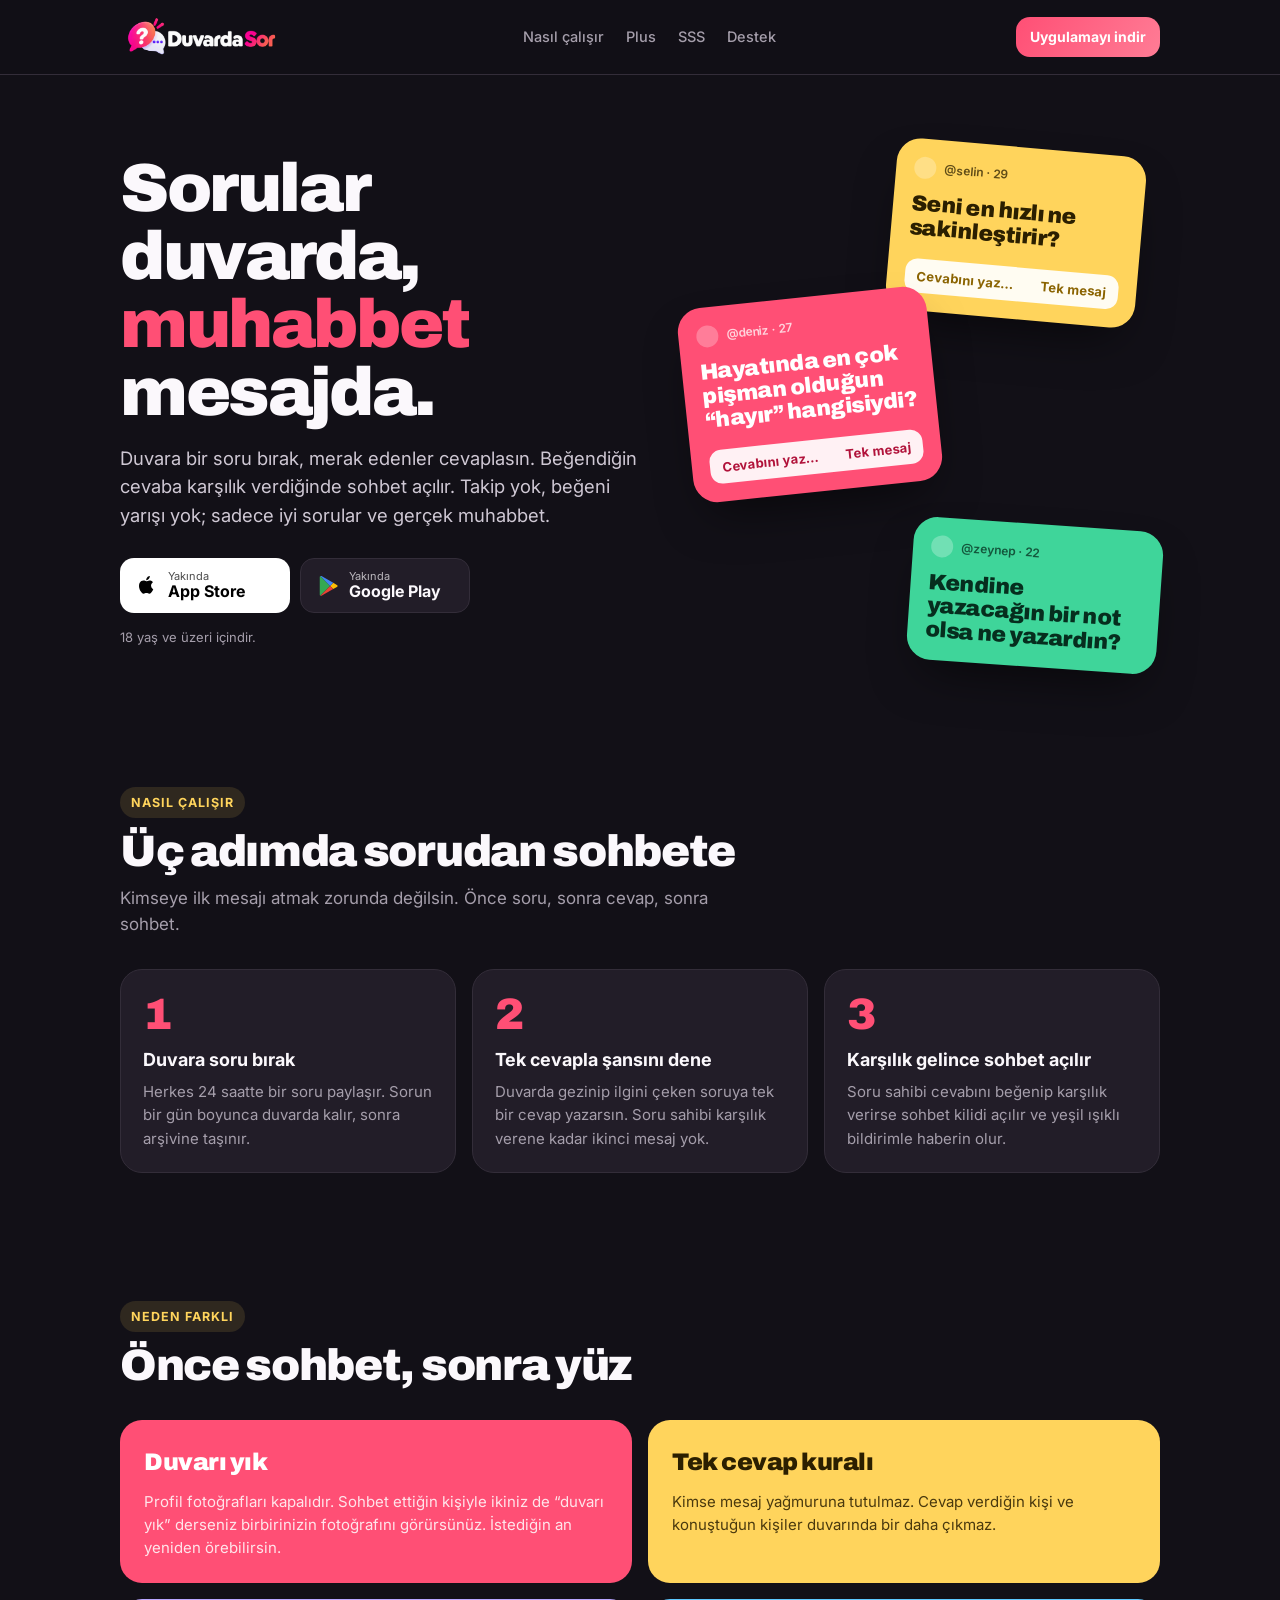
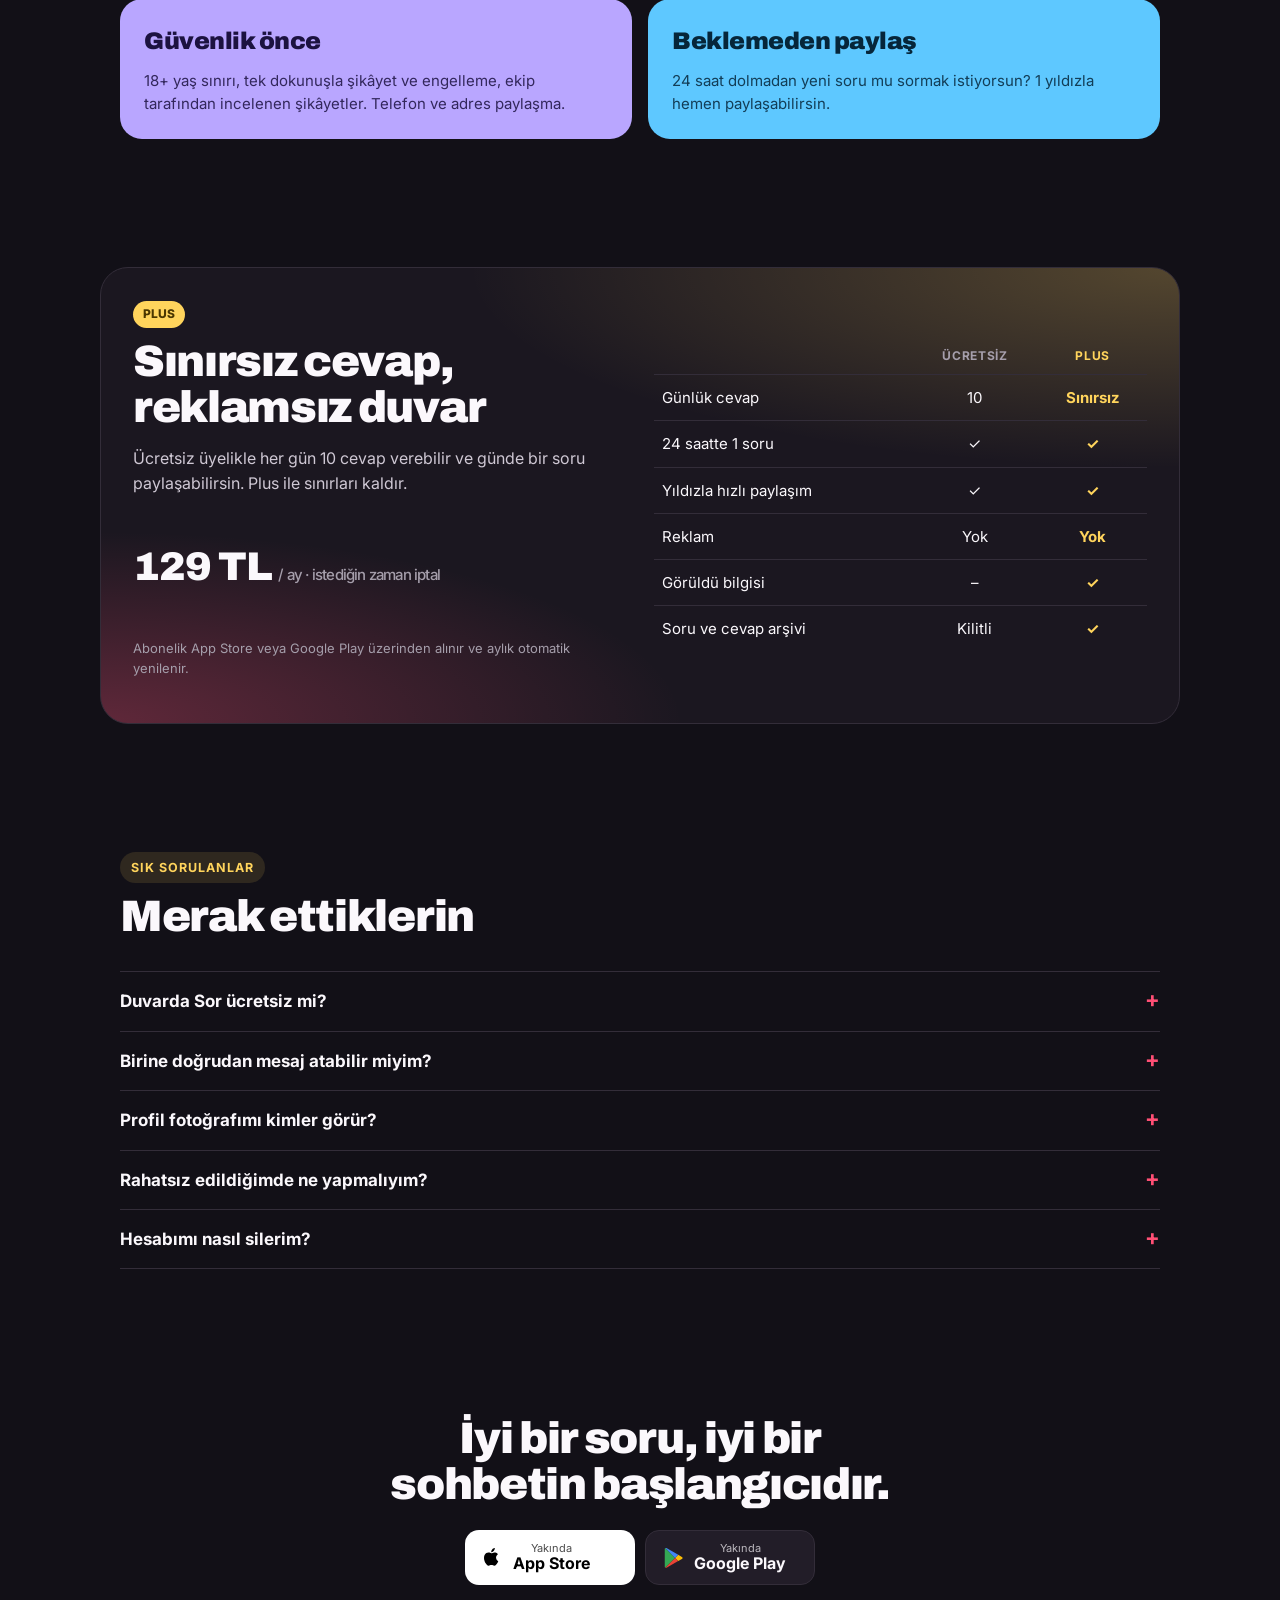
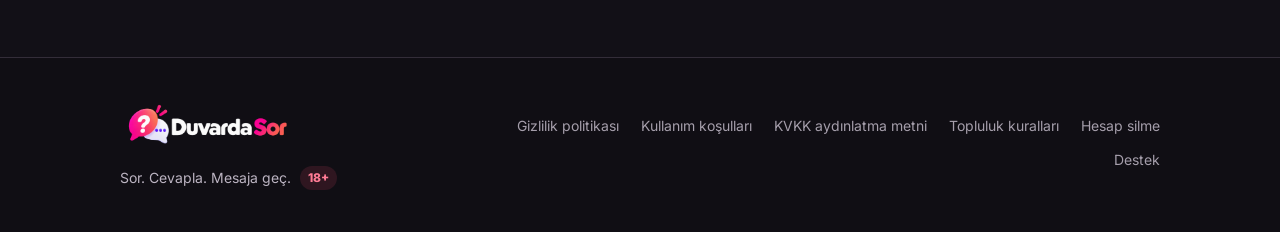
<file: index.html>
<!doctype html>
<html lang="tr">
<head>
<meta charset="utf-8">
<meta name="viewport" content="width=device-width, initial-scale=1, viewport-fit=cover">
<title>Duvarda Sor · Sor. Cevapla. Mesaja geç.</title>
<meta name="description" content="Duvara bir soru bırak, merak edenler cevaplasın. Karşılık verdiğinde sohbet açılır. iPhone ve Android için yakında.">
<meta property="og:title" content="Duvarda Sor">
<meta property="og:description" content="Duvara bir soru bırak, merak edenler cevaplasın. Karşılık verdiğinde sohbet açılır. iPhone ve Android için yakında.">
<meta name="theme-color" content="#121017">
<link rel="icon" href="favicon.png" type="image/png">
<link rel="preconnect" href="https://fonts.googleapis.com">
<link rel="stylesheet" href="https://fonts.googleapis.com/css2?family=Archivo:wght@800;900&family=Inter:wght@400;500;600;700&display=swap">
<link rel="stylesheet" href="style.css">
</head>
<body>
<header class="nav"><div class="wrap">
  <a class="logo" href="index.html" aria-label="Duvarda Sor"><img src="duvardasor-logo.png" alt="Duvarda Sor"></a>
  <ul><li><a href="index.html#nasil">Nasıl çalışır</a></li><li><a href="index.html#plus">Plus</a></li><li><a href="index.html#sss">SSS</a></li><li><a href="destek.html">Destek</a></li></ul>
  <a class="btn pink" href="index.html#indir">Uygulamayı indir</a>
</div></header>
<main>

<div class="wrap hero">
  <div>
    <h1 style="margin-top:0">Sorular duvarda, <em>muhabbet</em> mesajda.</h1>
    <p class="lead">Duvara bir soru bırak, merak edenler cevaplasın. Beğendiğin cevaba karşılık verdiğinde sohbet açılır. Takip yok, beğeni yarışı yok; sadece iyi sorular ve gerçek muhabbet.</p>
    <div class="cta-row" id="indir">
      <a class="store" href="#indir" aria-label="App Store'da yakında"><svg width="22" height="22" viewBox="0 0 24 24" fill="currentColor" aria-hidden="true"><path d="M16.4 12.6c0-2.4 2-3.6 2.1-3.7-1.1-1.7-2.9-1.9-3.5-1.9-1.5-.2-2.9.9-3.7.9-.8 0-1.9-.9-3.2-.8-1.6 0-3.1 1-4 2.4-1.7 3-.4 7.3 1.2 9.7.8 1.2 1.8 2.5 3 2.4 1.2 0 1.7-.8 3.1-.8 1.5 0 1.9.8 3.2.8 1.3 0 2.1-1.2 2.9-2.4.9-1.3 1.3-2.6 1.3-2.7-.1 0-2.4-.9-2.4-3.9zM14 5.3c.7-.8 1.1-1.9 1-3-1 0-2.1.7-2.8 1.5-.6.7-1.2 1.8-1 2.9 1.1.1 2.1-.6 2.8-1.4z"/></svg><span><small>Yakında</small><b>App Store</b></span></a>
      <a class="store dark" href="#indir" aria-label="Google Play'de yakında"><svg width="22" height="22" viewBox="0 0 24 24" aria-hidden="true"><path fill="#34A853" d="M3.6 2.3l10.7 10.7L3.6 23.7c-.4-.2-.6-.6-.6-1.1V3.4c0-.5.2-.9.6-1.1z"/><path fill="#FBBC05" d="M17.7 9.6l-3.4 3.4 3.4 3.4 4-2.3c1.1-.6 1.1-1.6 0-2.2z"/><path fill="#EA4335" d="M14.3 13L3.6 23.7c.3.2.8.2 1.3-.1l12.8-7.2z"/><path fill="#4285F4" d="M3.6 2.3c.5-.3 1-.3 1.3-.1l12.8 7.4-3.4 3.4z"/></svg><span><small>Yakında</small><b>Google Play</b></span></a>
    </div>
    <p class="note">18 yaş ve üzeri içindir.</p>
  </div>
  <div class="wall" aria-hidden="true">
    <div class="poster p2"><small><i></i>@selin · 29</small>Seni en hızlı ne sakinleştirir?<div class="ans">Cevabını yaz… <span>Tek mesaj</span></div></div>
    <div class="poster p1"><small><i></i>@deniz · 27</small>Hayatında en çok pişman olduğun “hayır” hangisiydi?<div class="ans">Cevabını yaz… <span>Tek mesaj</span></div></div>
    <div class="poster p3"><small><i></i>@kaan · 34</small>Bir şehri sadece kokusundan tanıyabilir misin?</div>
    <div class="poster p4"><small><i></i>@zeynep · 22</small>Kendine yazacağın bir not olsa ne yazardın?</div>
  </div>
</div>

<section id="nasil"><div class="wrap">
  <div class="sec-head"><span class="eyebrow">Nasıl çalışır</span><h2>Üç adımda sorudan sohbete</h2><p>Kimseye ilk mesajı atmak zorunda değilsin. Önce soru, sonra cevap, sonra sohbet.</p></div>
  <div class="steps">
    <div class="step"><h3>Duvara soru bırak</h3><p>Herkes 24 saatte bir soru paylaşır. Sorun bir gün boyunca duvarda kalır, sonra arşivine taşınır.</p></div>
    <div class="step"><h3>Tek cevapla şansını dene</h3><p>Duvarda gezinip ilgini çeken soruya tek bir cevap yazarsın. Soru sahibi karşılık verene kadar ikinci mesaj yok.</p></div>
    <div class="step"><h3>Karşılık gelince sohbet açılır</h3><p>Soru sahibi cevabını beğenip karşılık verirse sohbet kilidi açılır ve yeşil ışıklı bildirimle haberin olur.</p></div>
  </div>
</div></section>

<section><div class="wrap">
  <div class="sec-head"><span class="eyebrow">Neden farklı</span><h2>Önce sohbet, sonra yüz</h2></div>
  <div class="feats">
    <div class="feat f1"><h3>Duvarı yık</h3><p>Profil fotoğrafları kapalıdır. Sohbet ettiğin kişiyle ikiniz de “duvarı yık” derseniz birbirinizin fotoğrafını görürsünüz. İstediğin an yeniden örebilirsin.</p></div>
    <div class="feat f2"><h3>Tek cevap kuralı</h3><p>Kimse mesaj yağmuruna tutulmaz. Cevap verdiğin kişi ve konuştuğun kişiler duvarında bir daha çıkmaz.</p></div>
    <div class="feat f3"><h3>Güvenlik önce</h3><p>18+ yaş sınırı, tek dokunuşla şikâyet ve engelleme, ekip tarafından incelenen şikâyetler. Telefon ve adres paylaşma.</p></div>
    <div class="feat f4"><h3>Beklemeden paylaş</h3><p>24 saat dolmadan yeni soru mu sormak istiyorsun? 1 yıldızla hemen paylaşabilirsin.</p></div>
  </div>
</div></section>

<section id="plus"><div class="wrap plus">
  <div><span class="badge">PLUS</span><h2>Sınırsız cevap, reklamsız duvar</h2><p style="color:#cfc8d4">Ücretsiz üyelikle her gün 10 cevap verebilir ve günde bir soru paylaşabilirsin. Plus ile sınırları kaldır.</p>
    <p class="price">129 TL <span>/ ay · istediğin zaman iptal</span></p>
    <p class="note">Abonelik App Store veya Google Play üzerinden alınır ve aylık otomatik yenilenir.</p></div>
  <div class="tablewrap"><table><thead><tr><th></th><th>Ücretsiz</th><th style="color:var(--amber)">Plus</th></tr></thead><tbody>
    <tr><td>Günlük cevap</td><td>10</td><td class="p">Sınırsız</td></tr>
    <tr><td>24 saatte 1 soru</td><td>✓</td><td class="p">✓</td></tr>
    <tr><td>Yıldızla hızlı paylaşım</td><td>✓</td><td class="p">✓</td></tr>
    <tr><td>Reklam</td><td>Yok</td><td class="p">Yok</td></tr>
    <tr><td>Görüldü bilgisi</td><td>–</td><td class="p">✓</td></tr>
    <tr><td>Soru ve cevap arşivi</td><td>Kilitli</td><td class="p">✓</td></tr>
  </tbody></table></div>
</div></section>

<section id="sss"><div class="wrap">
  <div class="sec-head"><span class="eyebrow">Sık sorulanlar</span><h2>Merak ettiklerin</h2></div>
  <div class="faq">
    <details><summary>Duvarda Sor ücretsiz mi?</summary><p>Evet. Ücretsiz üyelikle günde bir soru paylaşabilir ve günde 10 cevap verebilirsin. Plus isteğe bağlıdır.</p></details>
    <details><summary>Birine doğrudan mesaj atabilir miyim?</summary><p>Hayır. Sohbet, yalnızca soru sahibinin senin cevabına karşılık vermesiyle açılır. Böylece kimse istemediği mesajlarla uğraşmaz.</p></details>
    <details><summary>Profil fotoğrafımı kimler görür?</summary><p>Yalnızca sohbet ettiğin ve karşılıklı “duvarı yık” dediğiniz kişiler. Doğum tarihin gösterilmez, sadece yaşın görünür.</p></details>
    <details><summary>Rahatsız edildiğimde ne yapmalıyım?</summary><p>Kişiyi ⋯ menüsünden şikâyet et ve engelle. Şikâyetler gizlidir ve ekibimiz tarafından incelenir. <a href="topluluk-kurallari.html">Topluluk kurallarını</a> okuyabilirsin.</p></details>
    <details><summary>Hesabımı nasıl silerim?</summary><p>Uygulamada Ayarlar › Hesabımı sil adımlarını izle ya da <a href="hesap-sil.html">hesap silme sayfasına</a> bak.</p></details>
  </div>
</div></section>

<section class="final"><div class="wrap">
  <h2>İyi bir soru, iyi bir sohbetin başlangıcıdır.</h2>
  <div class="cta-row" style="justify-content:center;margin-top:22px">
    <a class="store" href="#indir"><svg width="22" height="22" viewBox="0 0 24 24" fill="currentColor" aria-hidden="true"><path d="M16.4 12.6c0-2.4 2-3.6 2.1-3.7-1.1-1.7-2.9-1.9-3.5-1.9-1.5-.2-2.9.9-3.7.9-.8 0-1.9-.9-3.2-.8-1.6 0-3.1 1-4 2.4-1.7 3-.4 7.3 1.2 9.7.8 1.2 1.8 2.5 3 2.4 1.2 0 1.7-.8 3.1-.8 1.5 0 1.9.8 3.2.8 1.3 0 2.1-1.2 2.9-2.4.9-1.3 1.3-2.6 1.3-2.7-.1 0-2.4-.9-2.4-3.9zM14 5.3c.7-.8 1.1-1.9 1-3-1 0-2.1.7-2.8 1.5-.6.7-1.2 1.8-1 2.9 1.1.1 2.1-.6 2.8-1.4z"/></svg><span><small>Yakında</small><b>App Store</b></span></a>
    <a class="store dark" href="#indir"><svg width="22" height="22" viewBox="0 0 24 24" aria-hidden="true"><path fill="#34A853" d="M3.6 2.3l10.7 10.7L3.6 23.7c-.4-.2-.6-.6-.6-1.1V3.4c0-.5.2-.9.6-1.1z"/><path fill="#FBBC05" d="M17.7 9.6l-3.4 3.4 3.4 3.4 4-2.3c1.1-.6 1.1-1.6 0-2.2z"/><path fill="#EA4335" d="M14.3 13L3.6 23.7c.3.2.8.2 1.3-.1l12.8-7.2z"/><path fill="#4285F4" d="M3.6 2.3c.5-.3 1-.3 1.3-.1l12.8 7.4-3.4 3.4z"/></svg><span><small>Yakında</small><b>Google Play</b></span></a>
  </div>
</div></section>

</main>
<footer><div class="wrap">
  <div class="footer-brand"><a class="logo" href="index.html" aria-label="Duvarda Sor"><img src="duvardasor-logo.png" alt="Duvarda Sor"></a><p>Sor. Cevapla. Mesaja geç. <span class="age-badge">18+</span></p></div>
  <ul class="footer-links">
    <li><a href="gizlilik.html">Gizlilik politikası</a></li>
    <li><a href="kosullar.html">Kullanım koşulları</a></li>
    <li><a href="kvkk.html">KVKK aydınlatma metni</a></li>
    <li><a href="topluluk-kurallari.html">Topluluk kuralları</a></li>
    <li><a href="hesap-sil.html">Hesap silme</a></li>
    <li><a href="destek.html">Destek</a></li>
  </ul>
</div></footer>
</body>
</html>
</file>
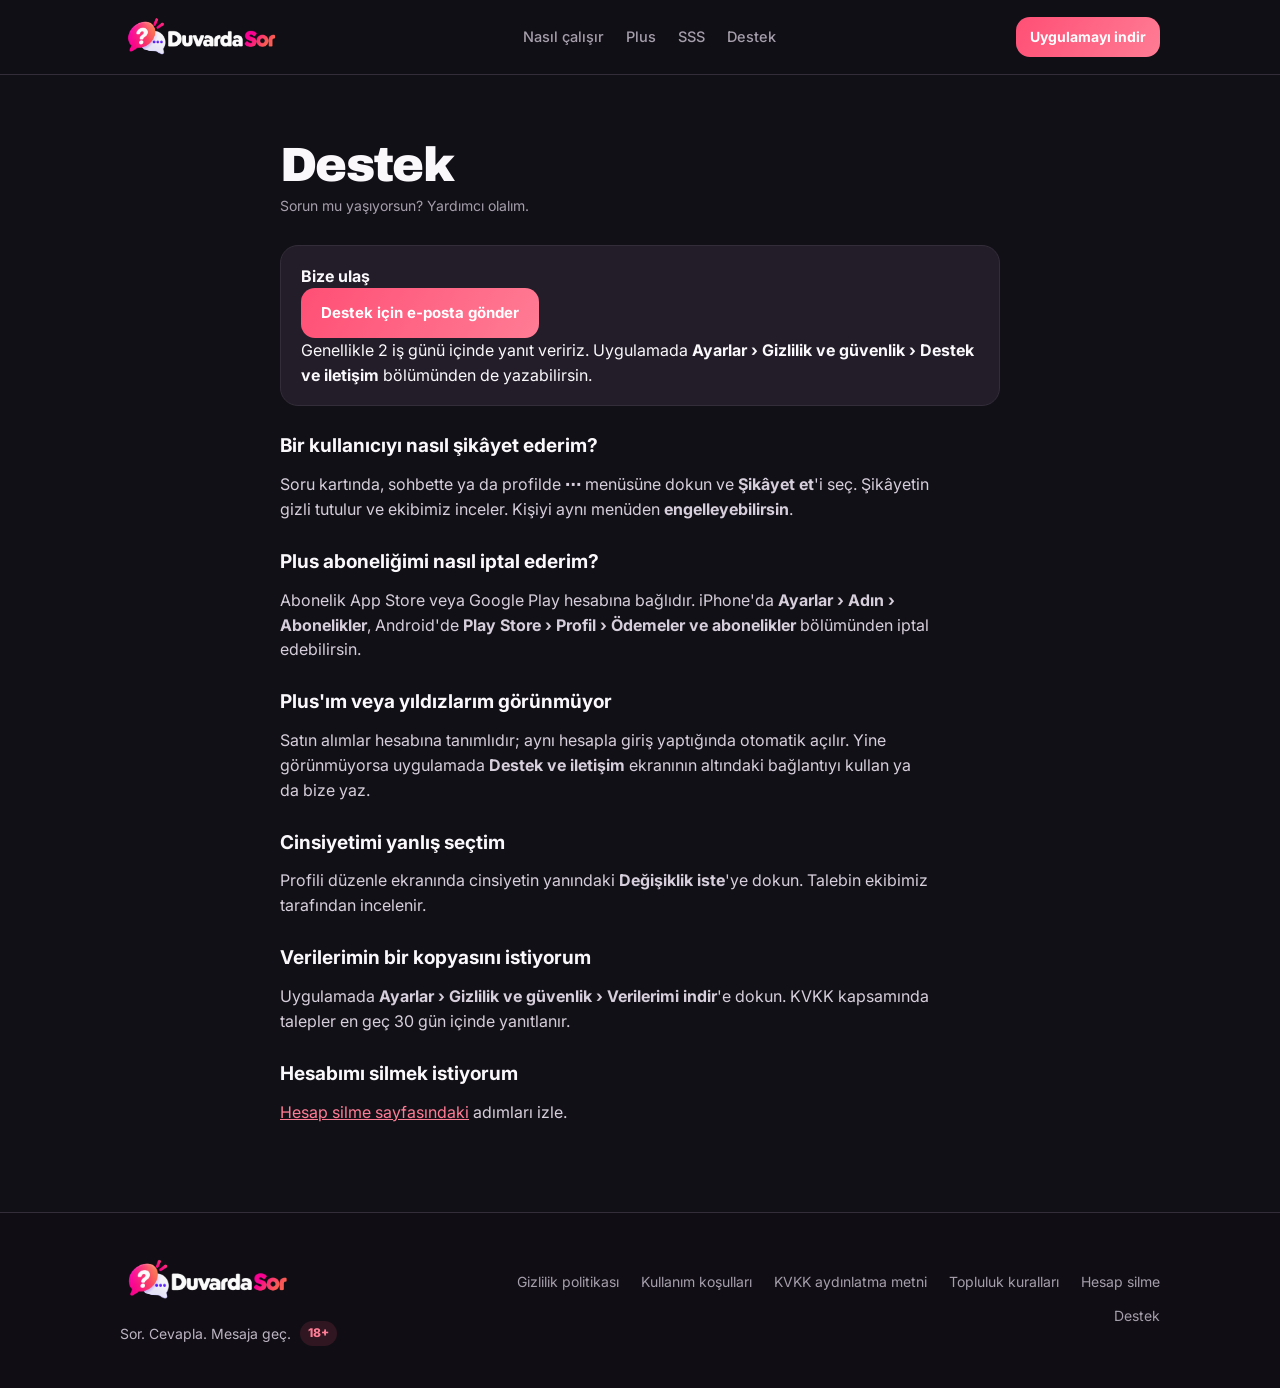
<file: destek.html>
<!doctype html>
<html lang="tr">
<head>
<meta charset="utf-8">
<meta name="viewport" content="width=device-width, initial-scale=1, viewport-fit=cover">
<title>Destek · Duvarda Sor</title>
<meta name="description" content="Duvarda Sor destek, şikâyet, abonelik ve hesap soruları.">
<meta property="og:title" content="Destek · Duvarda Sor">
<meta property="og:description" content="Duvarda Sor destek, şikâyet, abonelik ve hesap soruları.">
<meta name="theme-color" content="#121017">
<link rel="icon" href="favicon.png" type="image/png">
<link rel="preconnect" href="https://fonts.googleapis.com">
<link rel="stylesheet" href="https://fonts.googleapis.com/css2?family=Archivo:wght@800;900&family=Inter:wght@400;500;600;700&display=swap">
<link rel="stylesheet" href="style.css">
</head>
<body>
<header class="nav"><div class="wrap">
  <a class="logo" href="index.html" aria-label="Duvarda Sor"><img src="duvardasor-logo.png" alt="Duvarda Sor"></a>
  <ul><li><a href="index.html#nasil">Nasıl çalışır</a></li><li><a href="index.html#plus">Plus</a></li><li><a href="index.html#sss">SSS</a></li><li><a href="destek.html">Destek</a></li></ul>
  <a class="btn pink" href="index.html#indir">Uygulamayı indir</a>
</div></header>
<main>
<article class="wrap doc"><h1>Destek</h1><p class="upd">Sorun mu yaşıyorsun? Yardımcı olalım.</p>
<div class="box"><b>Bize ulaş</b><br><a class="btn pink" href="mailto:erkalagoz@gmail.com?subject=Duvarda%20Sor%20Destek">Destek için e-posta gönder</a><br>Genellikle 2 iş günü içinde yanıt veririz. Uygulamada <b>Ayarlar › Gizlilik ve güvenlik › Destek ve iletişim</b> bölümünden de yazabilirsin.</div>
<h2>Bir kullanıcıyı nasıl şikâyet ederim?</h2><p>Soru kartında, sohbette ya da profilde <b>⋯</b> menüsüne dokun ve <b>Şikâyet et</b>'i seç. Şikâyetin gizli tutulur ve ekibimiz inceler. Kişiyi aynı menüden <b>engelleyebilirsin</b>.</p>
<h2>Plus aboneliğimi nasıl iptal ederim?</h2><p>Abonelik App Store veya Google Play hesabına bağlıdır. iPhone'da <b>Ayarlar › Adın › Abonelikler</b>, Android'de <b>Play Store › Profil › Ödemeler ve abonelikler</b> bölümünden iptal edebilirsin.</p>
<h2>Plus'ım veya yıldızlarım görünmüyor</h2><p>Satın alımlar hesabına tanımlıdır; aynı hesapla giriş yaptığında otomatik açılır. Yine görünmüyorsa uygulamada <b>Destek ve iletişim</b> ekranının altındaki bağlantıyı kullan ya da bize yaz.</p>
<h2>Cinsiyetimi yanlış seçtim</h2><p>Profili düzenle ekranında cinsiyetin yanındaki <b>Değişiklik iste</b>'ye dokun. Talebin ekibimiz tarafından incelenir.</p>
<h2>Verilerimin bir kopyasını istiyorum</h2><p>Uygulamada <b>Ayarlar › Gizlilik ve güvenlik › Verilerimi indir</b>'e dokun. KVKK kapsamında talepler en geç 30 gün içinde yanıtlanır.</p>
<h2>Hesabımı silmek istiyorum</h2><p><a href="hesap-sil.html">Hesap silme sayfasındaki</a> adımları izle.</p>
</article>
</main>
<footer><div class="wrap">
  <div class="footer-brand"><a class="logo" href="index.html" aria-label="Duvarda Sor"><img src="duvardasor-logo.png" alt="Duvarda Sor"></a><p>Sor. Cevapla. Mesaja geç. <span class="age-badge">18+</span></p></div>
  <ul class="footer-links">
    <li><a href="gizlilik.html">Gizlilik politikası</a></li>
    <li><a href="kosullar.html">Kullanım koşulları</a></li>
    <li><a href="kvkk.html">KVKK aydınlatma metni</a></li>
    <li><a href="topluluk-kurallari.html">Topluluk kuralları</a></li>
    <li><a href="hesap-sil.html">Hesap silme</a></li>
    <li><a href="destek.html">Destek</a></li>
  </ul>
</div></footer>
</body>
</html>
</file>
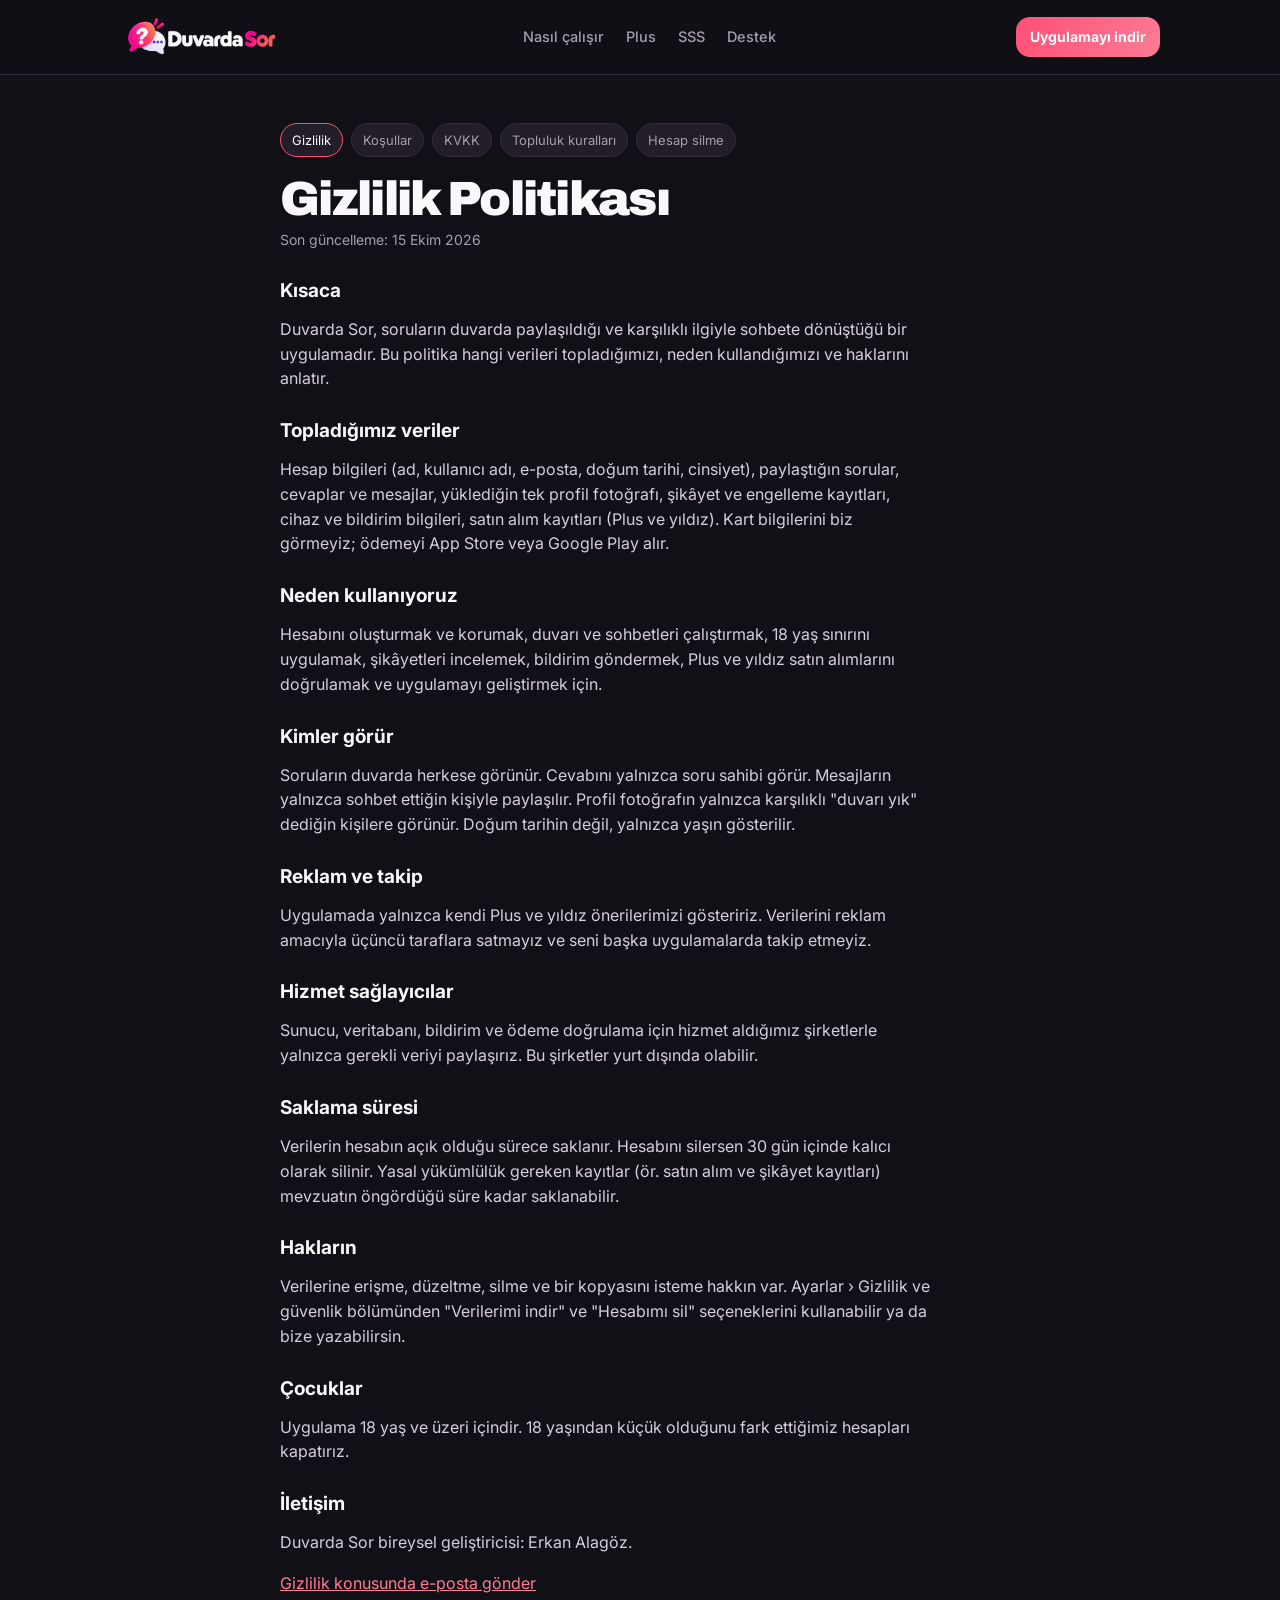
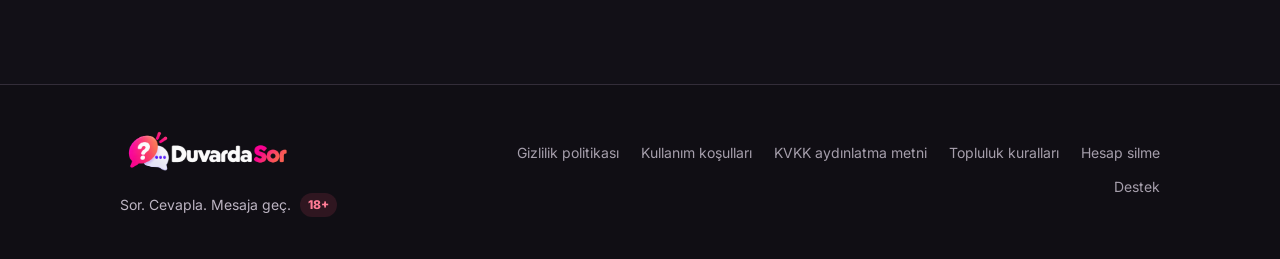
<file: gizlilik.html>
<!doctype html>
<html lang="tr">
<head>
<meta charset="utf-8">
<meta name="viewport" content="width=device-width, initial-scale=1, viewport-fit=cover">
<title>Gizlilik Politikası · Duvarda Sor</title>
<meta name="description" content="Duvarda Sor gizlilik politikası.">
<meta property="og:title" content="Gizlilik Politikası · Duvarda Sor">
<meta property="og:description" content="Duvarda Sor gizlilik politikası.">
<meta name="theme-color" content="#121017">
<link rel="icon" href="favicon.png" type="image/png">
<link rel="preconnect" href="https://fonts.googleapis.com">
<link rel="stylesheet" href="https://fonts.googleapis.com/css2?family=Archivo:wght@800;900&family=Inter:wght@400;500;600;700&display=swap">
<link rel="stylesheet" href="style.css">
</head>
<body>
<header class="nav"><div class="wrap">
  <a class="logo" href="index.html" aria-label="Duvarda Sor"><img src="duvardasor-logo.png" alt="Duvarda Sor"></a>
  <ul><li><a href="index.html#nasil">Nasıl çalışır</a></li><li><a href="index.html#plus">Plus</a></li><li><a href="index.html#sss">SSS</a></li><li><a href="destek.html">Destek</a></li></ul>
  <a class="btn pink" href="index.html#indir">Uygulamayı indir</a>
</div></header>
<main>
<article class="wrap doc"><nav class="toc" aria-label="Yasal metinler"><a href="gizlilik.html" aria-current="page">Gizlilik</a><a href="kosullar.html">Koşullar</a><a href="kvkk.html">KVKK</a><a href="topluluk-kurallari.html">Topluluk kuralları</a><a href="hesap-sil.html">Hesap silme</a></nav>
<h1>Gizlilik Politikası</h1><p class="upd">Son güncelleme: 15 Ekim 2026</p><h2>Kısaca</h2><p>Duvarda Sor, soruların duvarda paylaşıldığı ve karşılıklı ilgiyle sohbete dönüştüğü bir uygulamadır. Bu politika hangi verileri topladığımızı, neden kullandığımızı ve haklarını anlatır.</p><h2>Topladığımız veriler</h2><p>Hesap bilgileri (ad, kullanıcı adı, e-posta, doğum tarihi, cinsiyet), paylaştığın sorular, cevaplar ve mesajlar, yüklediğin tek profil fotoğrafı, şikâyet ve engelleme kayıtları, cihaz ve bildirim bilgileri, satın alım kayıtları (Plus ve yıldız). Kart bilgilerini biz görmeyiz; ödemeyi App Store veya Google Play alır.</p><h2>Neden kullanıyoruz</h2><p>Hesabını oluşturmak ve korumak, duvarı ve sohbetleri çalıştırmak, 18 yaş sınırını uygulamak, şikâyetleri incelemek, bildirim göndermek, Plus ve yıldız satın alımlarını doğrulamak ve uygulamayı geliştirmek için.</p><h2>Kimler görür</h2><p>Soruların duvarda herkese görünür. Cevabını yalnızca soru sahibi görür. Mesajların yalnızca sohbet ettiğin kişiyle paylaşılır. Profil fotoğrafın yalnızca karşılıklı &quot;duvarı yık&quot; dediğin kişilere görünür. Doğum tarihin değil, yalnızca yaşın gösterilir.</p><h2>Reklam ve takip</h2><p>Uygulamada yalnızca kendi Plus ve yıldız önerilerimizi gösteririz. Verilerini reklam amacıyla üçüncü taraflara satmayız ve seni başka uygulamalarda takip etmeyiz.</p><h2>Hizmet sağlayıcılar</h2><p>Sunucu, veritabanı, bildirim ve ödeme doğrulama için hizmet aldığımız şirketlerle yalnızca gerekli veriyi paylaşırız. Bu şirketler yurt dışında olabilir.</p><h2>Saklama süresi</h2><p>Verilerin hesabın açık olduğu sürece saklanır. Hesabını silersen 30 gün içinde kalıcı olarak silinir. Yasal yükümlülük gereken kayıtlar (ör. satın alım ve şikâyet kayıtları) mevzuatın öngördüğü süre kadar saklanabilir.</p><h2>Hakların</h2><p>Verilerine erişme, düzeltme, silme ve bir kopyasını isteme hakkın var. Ayarlar › Gizlilik ve güvenlik bölümünden &quot;Verilerimi indir&quot; ve &quot;Hesabımı sil&quot; seçeneklerini kullanabilir ya da bize yazabilirsin.</p><h2>Çocuklar</h2><p>Uygulama 18 yaş ve üzeri içindir. 18 yaşından küçük olduğunu fark ettiğimiz hesapları kapatırız.</p><h2>İletişim</h2><p>Duvarda Sor bireysel geliştiricisi: Erkan Alagöz.</p><p><a href="mailto:erkalagoz@gmail.com?subject=Duvarda%20Sor%20Gizlilik">Gizlilik konusunda e-posta gönder</a></p></article>
</main>
<footer><div class="wrap">
  <div class="footer-brand"><a class="logo" href="index.html" aria-label="Duvarda Sor"><img src="duvardasor-logo.png" alt="Duvarda Sor"></a><p>Sor. Cevapla. Mesaja geç. <span class="age-badge">18+</span></p></div>
  <ul class="footer-links">
    <li><a href="gizlilik.html">Gizlilik politikası</a></li>
    <li><a href="kosullar.html">Kullanım koşulları</a></li>
    <li><a href="kvkk.html">KVKK aydınlatma metni</a></li>
    <li><a href="topluluk-kurallari.html">Topluluk kuralları</a></li>
    <li><a href="hesap-sil.html">Hesap silme</a></li>
    <li><a href="destek.html">Destek</a></li>
  </ul>
</div></footer>
</body>
</html>
</file>
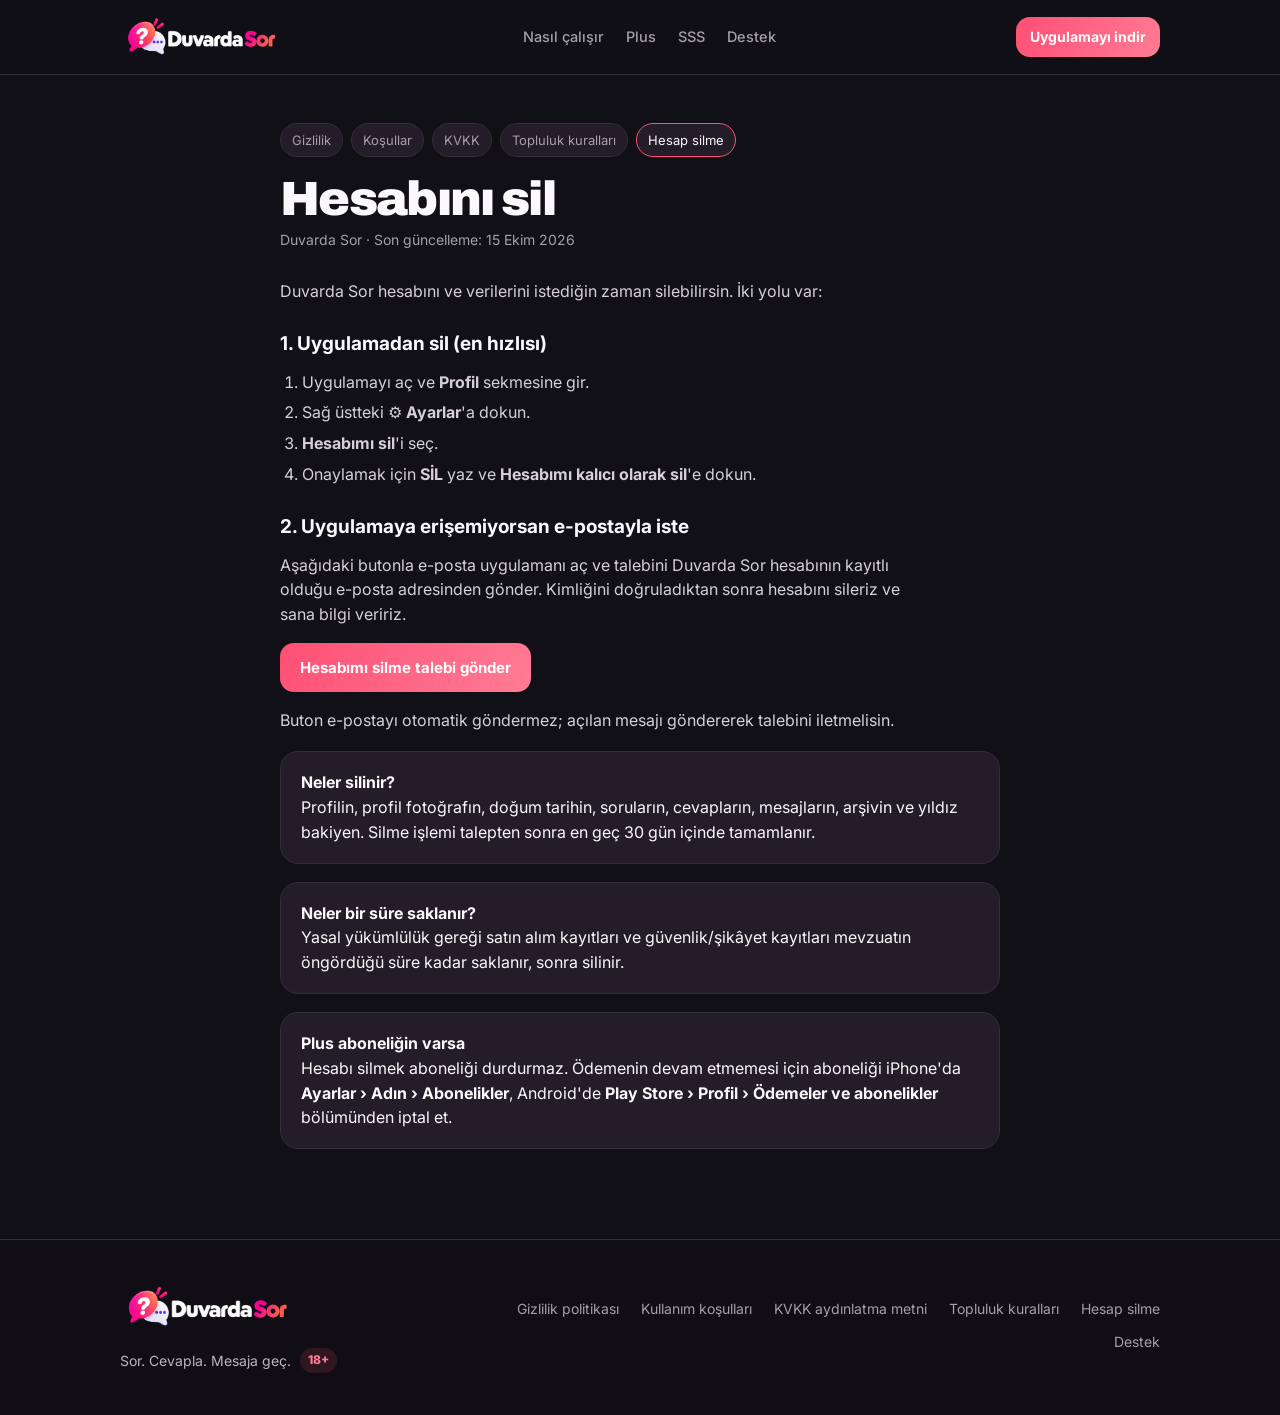
<file: hesap-sil.html>
<!doctype html>
<html lang="tr">
<head>
<meta charset="utf-8">
<meta name="viewport" content="width=device-width, initial-scale=1, viewport-fit=cover">
<title>Hesap silme · Duvarda Sor</title>
<meta name="description" content="Duvarda Sor hesabını ve verilerini nasıl silebileceğin.">
<meta property="og:title" content="Hesap silme · Duvarda Sor">
<meta property="og:description" content="Duvarda Sor hesabını ve verilerini nasıl silebileceğin.">
<meta name="theme-color" content="#121017">
<link rel="icon" href="favicon.png" type="image/png">
<link rel="preconnect" href="https://fonts.googleapis.com">
<link rel="stylesheet" href="https://fonts.googleapis.com/css2?family=Archivo:wght@800;900&family=Inter:wght@400;500;600;700&display=swap">
<link rel="stylesheet" href="style.css">
</head>
<body>
<header class="nav"><div class="wrap">
  <a class="logo" href="index.html" aria-label="Duvarda Sor"><img src="duvardasor-logo.png" alt="Duvarda Sor"></a>
  <ul><li><a href="index.html#nasil">Nasıl çalışır</a></li><li><a href="index.html#plus">Plus</a></li><li><a href="index.html#sss">SSS</a></li><li><a href="destek.html">Destek</a></li></ul>
  <a class="btn pink" href="index.html#indir">Uygulamayı indir</a>
</div></header>
<main>
<article class="wrap doc"><nav class="toc" aria-label="Yasal metinler"><a href="gizlilik.html">Gizlilik</a><a href="kosullar.html">Koşullar</a><a href="kvkk.html">KVKK</a><a href="topluluk-kurallari.html">Topluluk kuralları</a><a href="hesap-sil.html" aria-current="page">Hesap silme</a></nav>
<h1>Hesabını sil</h1><p class="upd">Duvarda Sor · Son güncelleme: 15 Ekim 2026</p>
<p>Duvarda Sor hesabını ve verilerini istediğin zaman silebilirsin. İki yolu var:</p>
<h2>1. Uygulamadan sil (en hızlısı)</h2>
<ol><li>Uygulamayı aç ve <b>Profil</b> sekmesine gir.</li><li>Sağ üstteki <b>⚙ Ayarlar</b>'a dokun.</li><li><b>Hesabımı sil</b>'i seç.</li><li>Onaylamak için <b>SİL</b> yaz ve <b>Hesabımı kalıcı olarak sil</b>'e dokun.</li></ol>
<h2>2. Uygulamaya erişemiyorsan e-postayla iste</h2>
<p>Aşağıdaki butonla e-posta uygulamanı aç ve talebini Duvarda Sor hesabının kayıtlı olduğu e-posta adresinden gönder. Kimliğini doğruladıktan sonra hesabını sileriz ve sana bilgi veririz.</p><p><a class="btn pink" href="mailto:erkalagoz@gmail.com?subject=Hesap%20silme%20talebi&amp;body=Duvarda%20Sor%20hesab%C4%B1m%C4%B1n%20ve%20verilerimin%20silinmesini%20istiyorum.">Hesabımı silme talebi gönder</a></p><p>Buton e-postayı otomatik göndermez; açılan mesajı göndererek talebini iletmelisin.</p>
<div class="box"><b>Neler silinir?</b><br>Profilin, profil fotoğrafın, doğum tarihin, soruların, cevapların, mesajların, arşivin ve yıldız bakiyen. Silme işlemi talepten sonra en geç 30 gün içinde tamamlanır.</div>
<div class="box"><b>Neler bir süre saklanır?</b><br>Yasal yükümlülük gereği satın alım kayıtları ve güvenlik/şikâyet kayıtları mevzuatın öngördüğü süre kadar saklanır, sonra silinir.</div>
<div class="box"><b>Plus aboneliğin varsa</b><br>Hesabı silmek aboneliği durdurmaz. Ödemenin devam etmemesi için aboneliği iPhone'da <b>Ayarlar › Adın › Abonelikler</b>, Android'de <b>Play Store › Profil › Ödemeler ve abonelikler</b> bölümünden iptal et.</div>
</article>
</main>
<footer><div class="wrap">
  <div class="footer-brand"><a class="logo" href="index.html" aria-label="Duvarda Sor"><img src="duvardasor-logo.png" alt="Duvarda Sor"></a><p>Sor. Cevapla. Mesaja geç. <span class="age-badge">18+</span></p></div>
  <ul class="footer-links">
    <li><a href="gizlilik.html">Gizlilik politikası</a></li>
    <li><a href="kosullar.html">Kullanım koşulları</a></li>
    <li><a href="kvkk.html">KVKK aydınlatma metni</a></li>
    <li><a href="topluluk-kurallari.html">Topluluk kuralları</a></li>
    <li><a href="hesap-sil.html">Hesap silme</a></li>
    <li><a href="destek.html">Destek</a></li>
  </ul>
</div></footer>
</body>
</html>
</file>
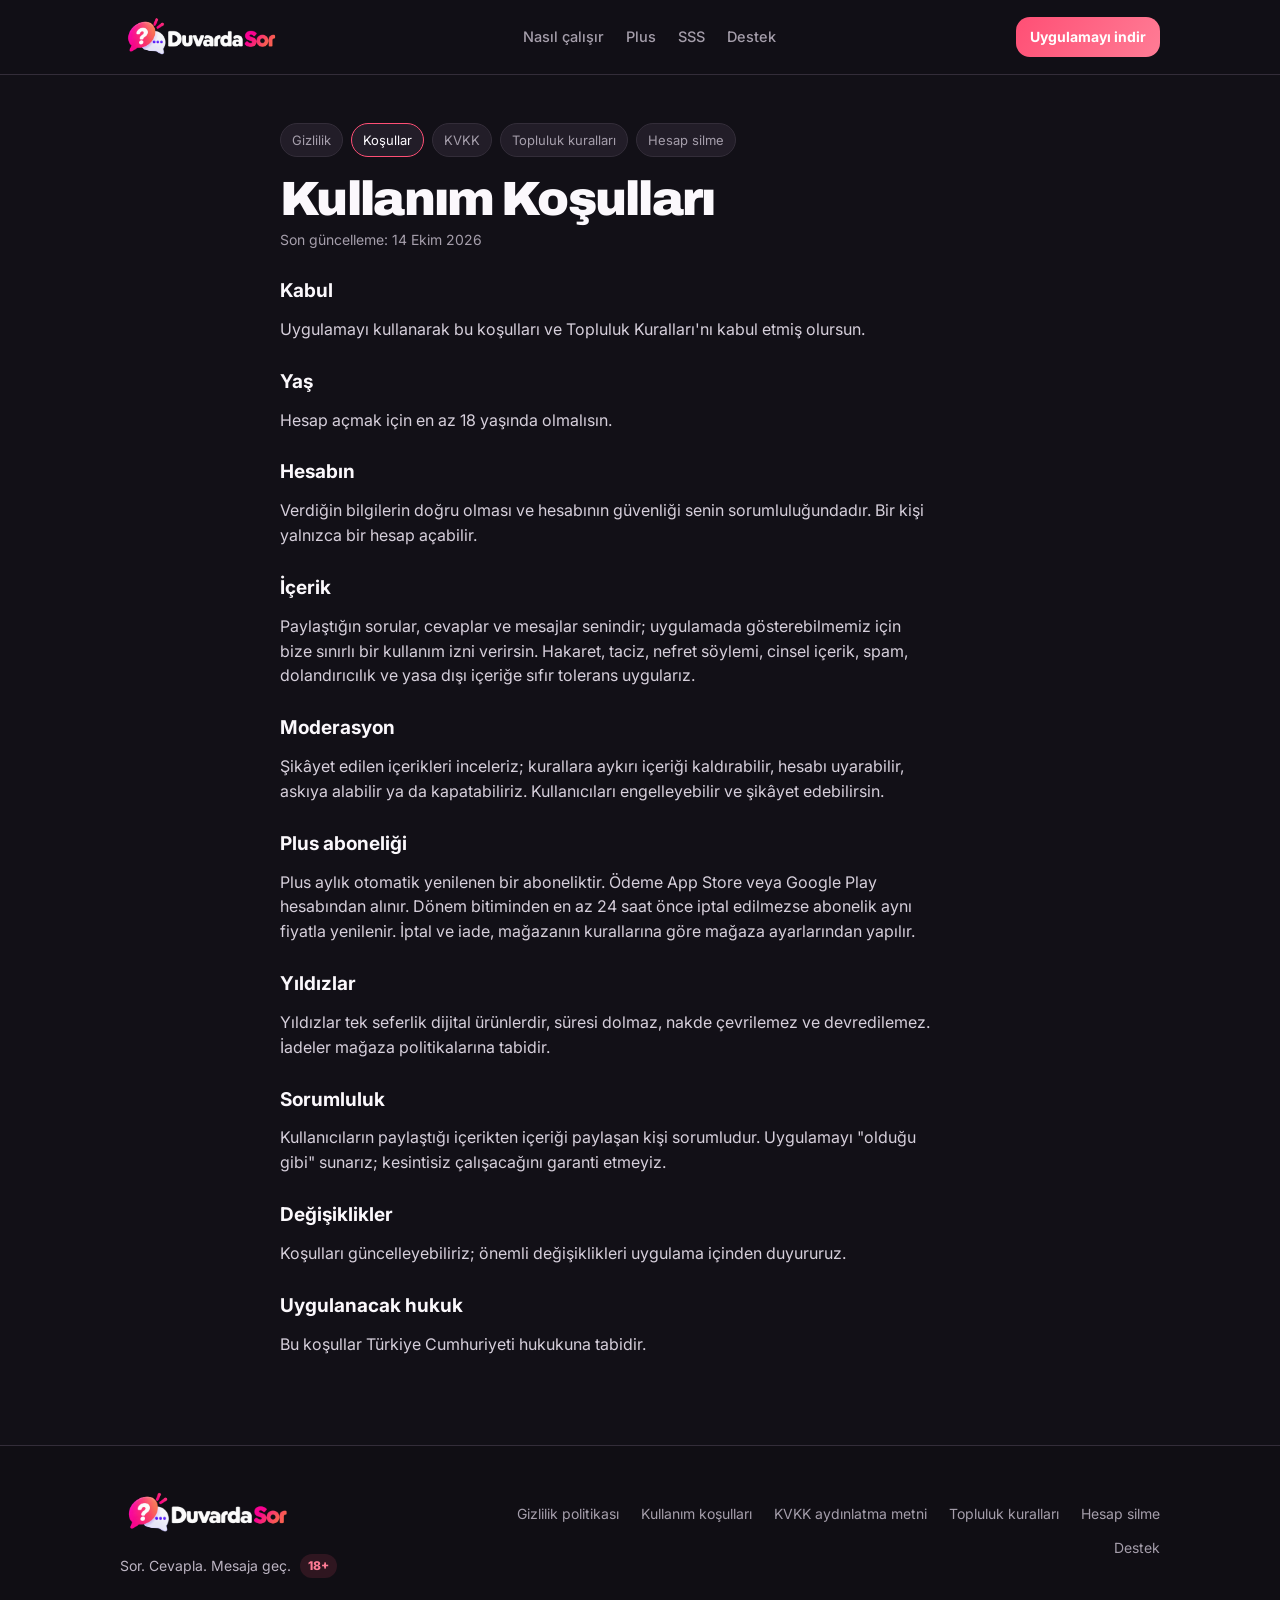
<file: kosullar.html>
<!doctype html>
<html lang="tr">
<head>
<meta charset="utf-8">
<meta name="viewport" content="width=device-width, initial-scale=1, viewport-fit=cover">
<title>Kullanım Koşulları · Duvarda Sor</title>
<meta name="description" content="Duvarda Sor kullanım koşulları.">
<meta property="og:title" content="Kullanım Koşulları · Duvarda Sor">
<meta property="og:description" content="Duvarda Sor kullanım koşulları.">
<meta name="theme-color" content="#121017">
<link rel="icon" href="favicon.png" type="image/png">
<link rel="preconnect" href="https://fonts.googleapis.com">
<link rel="stylesheet" href="https://fonts.googleapis.com/css2?family=Archivo:wght@800;900&family=Inter:wght@400;500;600;700&display=swap">
<link rel="stylesheet" href="style.css">
</head>
<body>
<header class="nav"><div class="wrap">
  <a class="logo" href="index.html" aria-label="Duvarda Sor"><img src="duvardasor-logo.png" alt="Duvarda Sor"></a>
  <ul><li><a href="index.html#nasil">Nasıl çalışır</a></li><li><a href="index.html#plus">Plus</a></li><li><a href="index.html#sss">SSS</a></li><li><a href="destek.html">Destek</a></li></ul>
  <a class="btn pink" href="index.html#indir">Uygulamayı indir</a>
</div></header>
<main>
<article class="wrap doc"><nav class="toc" aria-label="Yasal metinler"><a href="gizlilik.html">Gizlilik</a><a href="kosullar.html" aria-current="page">Koşullar</a><a href="kvkk.html">KVKK</a><a href="topluluk-kurallari.html">Topluluk kuralları</a><a href="hesap-sil.html">Hesap silme</a></nav>
<h1>Kullanım Koşulları</h1><p class="upd">Son güncelleme: 14 Ekim 2026</p><h2>Kabul</h2><p>Uygulamayı kullanarak bu koşulları ve Topluluk Kuralları&#x27;nı kabul etmiş olursun.</p><h2>Yaş</h2><p>Hesap açmak için en az 18 yaşında olmalısın.</p><h2>Hesabın</h2><p>Verdiğin bilgilerin doğru olması ve hesabının güvenliği senin sorumluluğundadır. Bir kişi yalnızca bir hesap açabilir.</p><h2>İçerik</h2><p>Paylaştığın sorular, cevaplar ve mesajlar senindir; uygulamada gösterebilmemiz için bize sınırlı bir kullanım izni verirsin. Hakaret, taciz, nefret söylemi, cinsel içerik, spam, dolandırıcılık ve yasa dışı içeriğe sıfır tolerans uygularız.</p><h2>Moderasyon</h2><p>Şikâyet edilen içerikleri inceleriz; kurallara aykırı içeriği kaldırabilir, hesabı uyarabilir, askıya alabilir ya da kapatabiliriz. Kullanıcıları engelleyebilir ve şikâyet edebilirsin.</p><h2>Plus aboneliği</h2><p>Plus aylık otomatik yenilenen bir aboneliktir. Ödeme App Store veya Google Play hesabından alınır. Dönem bitiminden en az 24 saat önce iptal edilmezse abonelik aynı fiyatla yenilenir. İptal ve iade, mağazanın kurallarına göre mağaza ayarlarından yapılır.</p><h2>Yıldızlar</h2><p>Yıldızlar tek seferlik dijital ürünlerdir, süresi dolmaz, nakde çevrilemez ve devredilemez. İadeler mağaza politikalarına tabidir.</p><h2>Sorumluluk</h2><p>Kullanıcıların paylaştığı içerikten içeriği paylaşan kişi sorumludur. Uygulamayı &quot;olduğu gibi&quot; sunarız; kesintisiz çalışacağını garanti etmeyiz.</p><h2>Değişiklikler</h2><p>Koşulları güncelleyebiliriz; önemli değişiklikleri uygulama içinden duyururuz.</p><h2>Uygulanacak hukuk</h2><p>Bu koşullar Türkiye Cumhuriyeti hukukuna tabidir.</p></article>
</main>
<footer><div class="wrap">
  <div class="footer-brand"><a class="logo" href="index.html" aria-label="Duvarda Sor"><img src="duvardasor-logo.png" alt="Duvarda Sor"></a><p>Sor. Cevapla. Mesaja geç. <span class="age-badge">18+</span></p></div>
  <ul class="footer-links">
    <li><a href="gizlilik.html">Gizlilik politikası</a></li>
    <li><a href="kosullar.html">Kullanım koşulları</a></li>
    <li><a href="kvkk.html">KVKK aydınlatma metni</a></li>
    <li><a href="topluluk-kurallari.html">Topluluk kuralları</a></li>
    <li><a href="hesap-sil.html">Hesap silme</a></li>
    <li><a href="destek.html">Destek</a></li>
  </ul>
</div></footer>
</body>
</html>
</file>
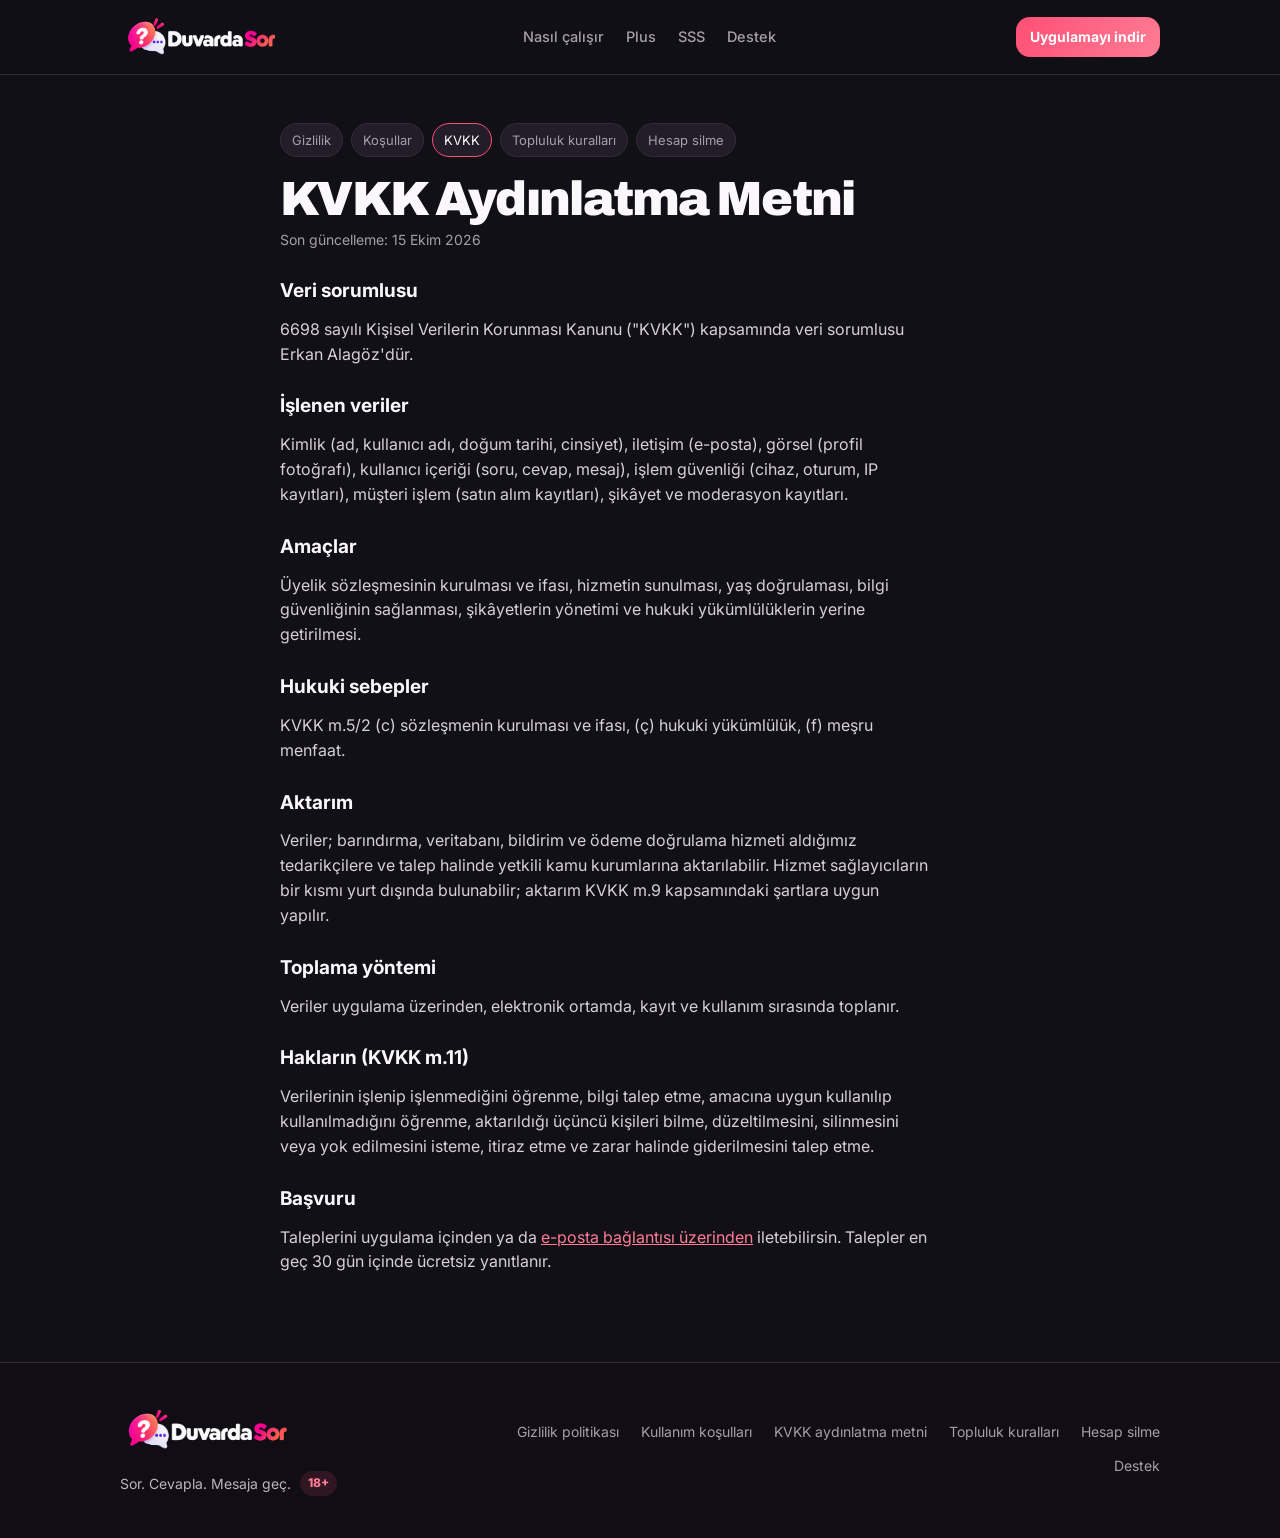
<file: kvkk.html>
<!doctype html>
<html lang="tr">
<head>
<meta charset="utf-8">
<meta name="viewport" content="width=device-width, initial-scale=1, viewport-fit=cover">
<title>KVKK Aydınlatma Metni · Duvarda Sor</title>
<meta name="description" content="Duvarda Sor kvkk aydınlatma metni.">
<meta property="og:title" content="KVKK Aydınlatma Metni · Duvarda Sor">
<meta property="og:description" content="Duvarda Sor kvkk aydınlatma metni.">
<meta name="theme-color" content="#121017">
<link rel="icon" href="favicon.png" type="image/png">
<link rel="preconnect" href="https://fonts.googleapis.com">
<link rel="stylesheet" href="https://fonts.googleapis.com/css2?family=Archivo:wght@800;900&family=Inter:wght@400;500;600;700&display=swap">
<link rel="stylesheet" href="style.css">
</head>
<body>
<header class="nav"><div class="wrap">
  <a class="logo" href="index.html" aria-label="Duvarda Sor"><img src="duvardasor-logo.png" alt="Duvarda Sor"></a>
  <ul><li><a href="index.html#nasil">Nasıl çalışır</a></li><li><a href="index.html#plus">Plus</a></li><li><a href="index.html#sss">SSS</a></li><li><a href="destek.html">Destek</a></li></ul>
  <a class="btn pink" href="index.html#indir">Uygulamayı indir</a>
</div></header>
<main>
<article class="wrap doc"><nav class="toc" aria-label="Yasal metinler"><a href="gizlilik.html">Gizlilik</a><a href="kosullar.html">Koşullar</a><a href="kvkk.html" aria-current="page">KVKK</a><a href="topluluk-kurallari.html">Topluluk kuralları</a><a href="hesap-sil.html">Hesap silme</a></nav>
<h1>KVKK Aydınlatma Metni</h1><p class="upd">Son güncelleme: 15 Ekim 2026</p><h2>Veri sorumlusu</h2><p>6698 sayılı Kişisel Verilerin Korunması Kanunu (&quot;KVKK&quot;) kapsamında veri sorumlusu Erkan Alagöz'dür.</p><h2>İşlenen veriler</h2><p>Kimlik (ad, kullanıcı adı, doğum tarihi, cinsiyet), iletişim (e-posta), görsel (profil fotoğrafı), kullanıcı içeriği (soru, cevap, mesaj), işlem güvenliği (cihaz, oturum, IP kayıtları), müşteri işlem (satın alım kayıtları), şikâyet ve moderasyon kayıtları.</p><h2>Amaçlar</h2><p>Üyelik sözleşmesinin kurulması ve ifası, hizmetin sunulması, yaş doğrulaması, bilgi güvenliğinin sağlanması, şikâyetlerin yönetimi ve hukuki yükümlülüklerin yerine getirilmesi.</p><h2>Hukuki sebepler</h2><p>KVKK m.5/2 (c) sözleşmenin kurulması ve ifası, (ç) hukuki yükümlülük, (f) meşru menfaat.</p><h2>Aktarım</h2><p>Veriler; barındırma, veritabanı, bildirim ve ödeme doğrulama hizmeti aldığımız tedarikçilere ve talep halinde yetkili kamu kurumlarına aktarılabilir. Hizmet sağlayıcıların bir kısmı yurt dışında bulunabilir; aktarım KVKK m.9 kapsamındaki şartlara uygun yapılır.</p><h2>Toplama yöntemi</h2><p>Veriler uygulama üzerinden, elektronik ortamda, kayıt ve kullanım sırasında toplanır.</p><h2>Hakların (KVKK m.11)</h2><p>Verilerinin işlenip işlenmediğini öğrenme, bilgi talep etme, amacına uygun kullanılıp kullanılmadığını öğrenme, aktarıldığı üçüncü kişileri bilme, düzeltilmesini, silinmesini veya yok edilmesini isteme, itiraz etme ve zarar halinde giderilmesini talep etme.</p><h2>Başvuru</h2><p>Taleplerini uygulama içinden ya da <a href="mailto:erkalagoz@gmail.com?subject=Duvarda%20Sor%20Veri%20Talebi">e-posta bağlantısı üzerinden</a> iletebilirsin. Talepler en geç 30 gün içinde ücretsiz yanıtlanır.</p></article>
</main>
<footer><div class="wrap">
  <div class="footer-brand"><a class="logo" href="index.html" aria-label="Duvarda Sor"><img src="duvardasor-logo.png" alt="Duvarda Sor"></a><p>Sor. Cevapla. Mesaja geç. <span class="age-badge">18+</span></p></div>
  <ul class="footer-links">
    <li><a href="gizlilik.html">Gizlilik politikası</a></li>
    <li><a href="kosullar.html">Kullanım koşulları</a></li>
    <li><a href="kvkk.html">KVKK aydınlatma metni</a></li>
    <li><a href="topluluk-kurallari.html">Topluluk kuralları</a></li>
    <li><a href="hesap-sil.html">Hesap silme</a></li>
    <li><a href="destek.html">Destek</a></li>
  </ul>
</div></footer>
</body>
</html>
</file>
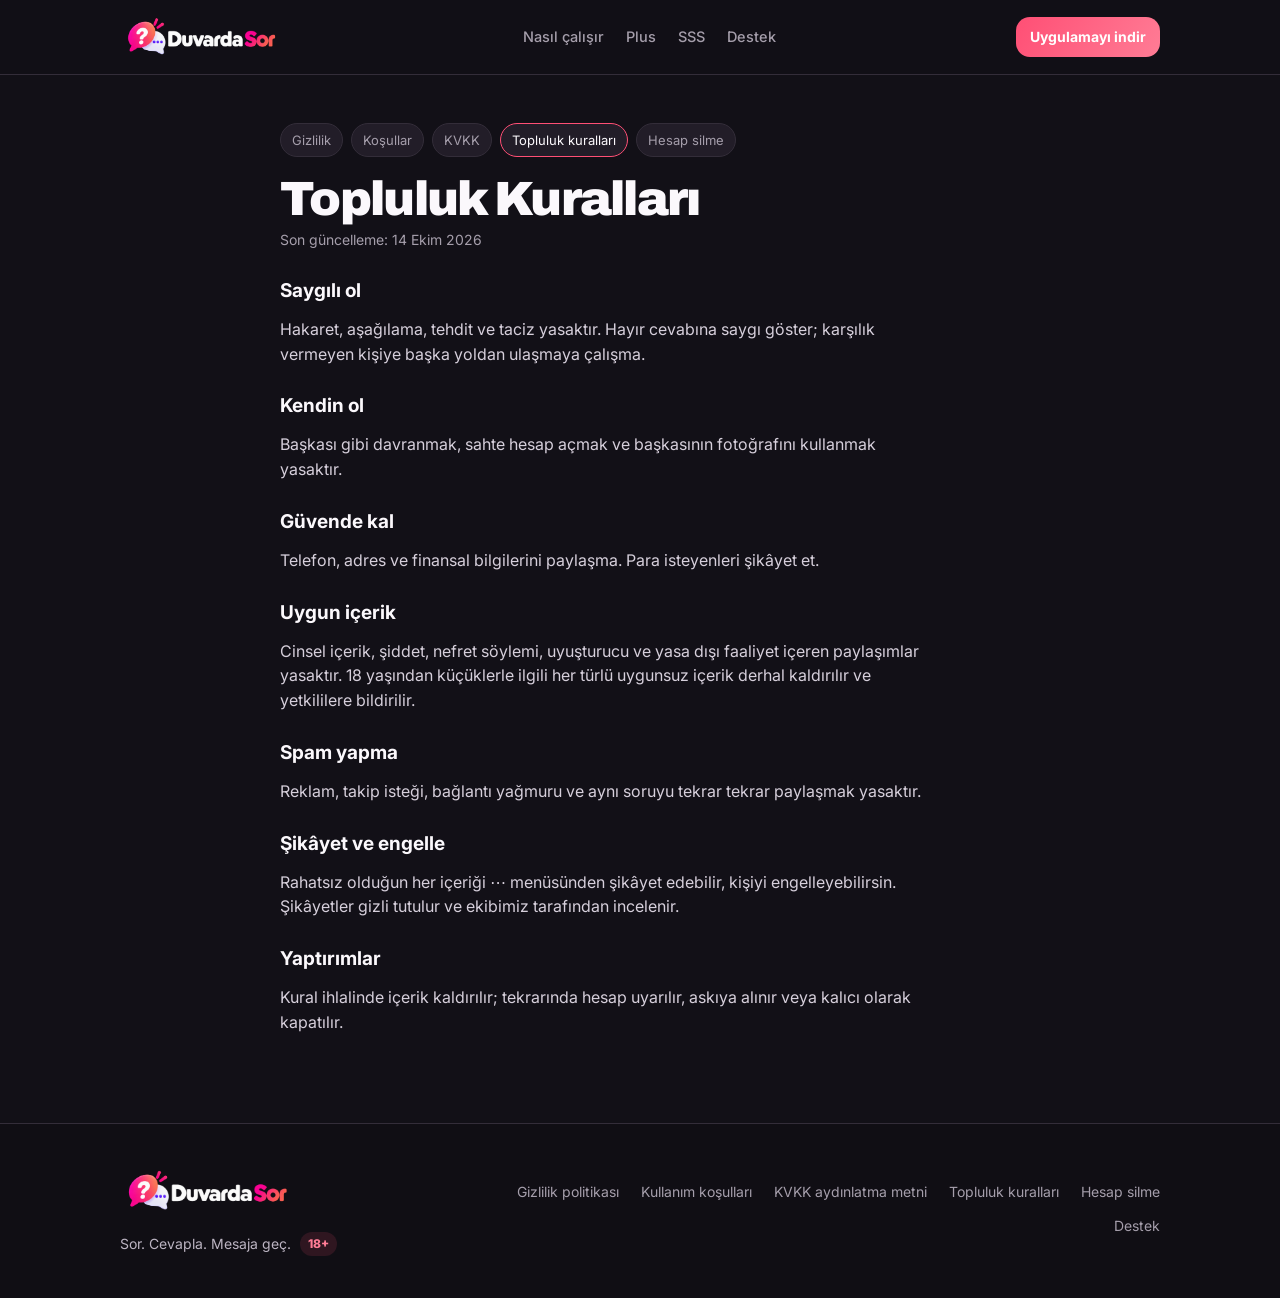
<file: topluluk-kurallari.html>
<!doctype html>
<html lang="tr">
<head>
<meta charset="utf-8">
<meta name="viewport" content="width=device-width, initial-scale=1, viewport-fit=cover">
<title>Topluluk Kuralları · Duvarda Sor</title>
<meta name="description" content="Duvarda Sor topluluk kuralları.">
<meta property="og:title" content="Topluluk Kuralları · Duvarda Sor">
<meta property="og:description" content="Duvarda Sor topluluk kuralları.">
<meta name="theme-color" content="#121017">
<link rel="icon" href="favicon.png" type="image/png">
<link rel="preconnect" href="https://fonts.googleapis.com">
<link rel="stylesheet" href="https://fonts.googleapis.com/css2?family=Archivo:wght@800;900&family=Inter:wght@400;500;600;700&display=swap">
<link rel="stylesheet" href="style.css">
</head>
<body>
<header class="nav"><div class="wrap">
  <a class="logo" href="index.html" aria-label="Duvarda Sor"><img src="duvardasor-logo.png" alt="Duvarda Sor"></a>
  <ul><li><a href="index.html#nasil">Nasıl çalışır</a></li><li><a href="index.html#plus">Plus</a></li><li><a href="index.html#sss">SSS</a></li><li><a href="destek.html">Destek</a></li></ul>
  <a class="btn pink" href="index.html#indir">Uygulamayı indir</a>
</div></header>
<main>
<article class="wrap doc"><nav class="toc" aria-label="Yasal metinler"><a href="gizlilik.html">Gizlilik</a><a href="kosullar.html">Koşullar</a><a href="kvkk.html">KVKK</a><a href="topluluk-kurallari.html" aria-current="page">Topluluk kuralları</a><a href="hesap-sil.html">Hesap silme</a></nav>
<h1>Topluluk Kuralları</h1><p class="upd">Son güncelleme: 14 Ekim 2026</p><h2>Saygılı ol</h2><p>Hakaret, aşağılama, tehdit ve taciz yasaktır. Hayır cevabına saygı göster; karşılık vermeyen kişiye başka yoldan ulaşmaya çalışma.</p><h2>Kendin ol</h2><p>Başkası gibi davranmak, sahte hesap açmak ve başkasının fotoğrafını kullanmak yasaktır.</p><h2>Güvende kal</h2><p>Telefon, adres ve finansal bilgilerini paylaşma. Para isteyenleri şikâyet et.</p><h2>Uygun içerik</h2><p>Cinsel içerik, şiddet, nefret söylemi, uyuşturucu ve yasa dışı faaliyet içeren paylaşımlar yasaktır. 18 yaşından küçüklerle ilgili her türlü uygunsuz içerik derhal kaldırılır ve yetkililere bildirilir.</p><h2>Spam yapma</h2><p>Reklam, takip isteği, bağlantı yağmuru ve aynı soruyu tekrar tekrar paylaşmak yasaktır.</p><h2>Şikâyet ve engelle</h2><p>Rahatsız olduğun her içeriği ⋯ menüsünden şikâyet edebilir, kişiyi engelleyebilirsin. Şikâyetler gizli tutulur ve ekibimiz tarafından incelenir.</p><h2>Yaptırımlar</h2><p>Kural ihlalinde içerik kaldırılır; tekrarında hesap uyarılır, askıya alınır veya kalıcı olarak kapatılır.</p></article>
</main>
<footer><div class="wrap">
  <div class="footer-brand"><a class="logo" href="index.html" aria-label="Duvarda Sor"><img src="duvardasor-logo.png" alt="Duvarda Sor"></a><p>Sor. Cevapla. Mesaja geç. <span class="age-badge">18+</span></p></div>
  <ul class="footer-links">
    <li><a href="gizlilik.html">Gizlilik politikası</a></li>
    <li><a href="kosullar.html">Kullanım koşulları</a></li>
    <li><a href="kvkk.html">KVKK aydınlatma metni</a></li>
    <li><a href="topluluk-kurallari.html">Topluluk kuralları</a></li>
    <li><a href="hesap-sil.html">Hesap silme</a></li>
    <li><a href="destek.html">Destek</a></li>
  </ul>
</div></footer>
</body>
</html>
</file>
<file: style.css>
/* Duvarda Sor — web sitesi
   Koyu "duvar" zemini, üzerinde renkli soru afişleri; marka pembesi vurgu. */
:root{
  --bg:#121017; --bg2:#1b1720; --card:#221d28; --line:#332d39;
  --ink:#fbf8fc; --muted:#a59eab; --pink:#ff4f75; --pink2:#ff7c95; --amber:#ffd45c; --green:#3fd59a;
  --display:"Archivo","Arial Black",system-ui,sans-serif;
  --body:"Inter",system-ui,-apple-system,"Segoe UI",sans-serif;
  color-scheme:dark;
}
*{box-sizing:border-box}
html{scroll-behavior:smooth}
body{margin:0;background:var(--bg);color:var(--ink);font-family:var(--body);font-size:16px;line-height:1.55}
a{color:var(--pink2)}
a:focus-visible,button:focus-visible{outline:2px solid var(--pink);outline-offset:3px;border-radius:6px}
img{max-width:100%}
.wrap{max-width:1080px;margin:0 auto;padding-left:max(20px,env(safe-area-inset-left,0px));padding-right:max(20px,env(safe-area-inset-right,0px))}

/* Üst menü */
.nav{position:sticky;top:0;z-index:10;background:rgba(18,16,23,.86);backdrop-filter:blur(10px);border-bottom:1px solid var(--line)}
.nav .wrap{display:flex;align-items:center;justify-content:space-between;gap:18px;height:74px}
.logo{display:inline-flex;align-items:center;text-decoration:none;line-height:1}
.logo img{display:block;height:54px;width:auto;max-width:280px;object-fit:contain}
@media (max-width:560px){.nav .wrap{height:68px}.logo img{height:42px;max-width:220px}footer .logo img{height:34px}}
.nav ul{display:flex;gap:22px;list-style:none;margin:0;padding:0;font-size:14.5px}
.nav ul a{color:var(--muted);text-decoration:none;font-weight:500}
.nav ul a:hover{color:var(--ink)}
.btn{display:inline-flex;align-items:center;justify-content:center;gap:8px;padding:13px 20px;border-radius:14px;font-weight:700;text-decoration:none;font-size:15px;border:0;cursor:pointer;font-family:inherit}
.btn.pink{background:linear-gradient(120deg,var(--pink),var(--pink2));color:#fff}
.btn.ghost{background:var(--card);color:var(--ink);border:1px solid var(--line)}
.btn.amber{background:var(--amber);color:#3a2a00}
.nav .btn{padding:9px 14px;font-size:14px}

/* Hero */
.hero{padding-block:72px 56px;display:grid;grid-template-columns:1.05fr .95fr;gap:40px;align-items:center}
.eyebrow{display:inline-block;font-size:12.5px;font-weight:700;letter-spacing:.08em;text-transform:uppercase;color:var(--amber);background:rgba(255,212,92,.12);padding:6px 11px;border-radius:999px}
h1{font-family:var(--display);font-weight:900;font-size:clamp(40px,6vw,68px);line-height:1;letter-spacing:-.035em;margin:18px 0 18px;text-wrap:balance}
h1 em{font-style:normal;color:var(--pink)}
.lead{font-size:18.5px;color:#cfc8d4;max-width:30em;margin:0 0 28px}
.cta-row{display:flex;gap:10px;flex-wrap:wrap}
.store{display:inline-flex;align-items:center;gap:10px;padding:11px 16px;border-radius:14px;background:#fff;color:#000;text-decoration:none;min-width:170px}
.store.dark{background:var(--card);color:var(--ink);border:1px solid var(--line)}
.store small{display:block;font-size:11px;opacity:.7;line-height:1.1}
.store b{display:block;font-size:16px;line-height:1.2}
.note{font-size:13px;color:var(--muted);margin-top:14px}

/* Afiş duvarı */
.wall{position:relative;height:520px}
.poster{position:absolute;width:250px;padding:18px;border-radius:24px;font-family:var(--display);font-weight:900;font-size:22px;line-height:1.08;letter-spacing:-.02em;box-shadow:0 24px 50px -18px rgba(0,0,0,.6)}
.poster small{display:flex;align-items:center;gap:8px;font-family:var(--body);font-weight:600;font-size:12px;letter-spacing:0;opacity:.75;margin-bottom:14px}
.poster small i{width:22px;height:22px;border-radius:50%;background:rgba(255,255,255,.35);display:inline-block}
.poster .ans{display:flex;justify-content:space-between;margin-top:18px;padding:10px 12px;border-radius:12px;background:rgba(255,255,255,.92);font-family:var(--body);font-size:13px;font-weight:700;letter-spacing:0;color:#b1123a}
.p1{background:var(--pink);color:#fff;left:0;top:150px;transform:rotate(-6deg);z-index:2}
.p2{background:#ffd45c;color:#2b1f00;right:4%;top:0;transform:rotate(5deg)}
.p3{display:none}
.p4{background:#3fd59a;color:#062e1e;right:0;bottom:0;transform:rotate(4deg);z-index:3}
.p2 .ans{color:#8a6300}.p3 .ans{color:#5a3fd0}.p4 .ans{color:#167344}

/* Bölümler */
section{padding-block:64px}
.sec-head{max-width:640px;margin-bottom:32px}
h2{font-family:var(--display);font-weight:900;font-size:clamp(30px,4vw,44px);letter-spacing:-.03em;line-height:1.05;margin:10px 0 10px;text-wrap:balance}
.sec-head p{color:var(--muted);margin:0;font-size:17px}
.steps{display:grid;grid-template-columns:repeat(3,minmax(0,1fr));gap:16px;counter-reset:s}
.step{background:var(--card);border:1px solid var(--line);border-radius:22px;padding:22px;position:relative}
.step::before{counter-increment:s;content:counter(s);font-family:var(--display);font-weight:900;font-size:44px;line-height:1;color:var(--pink);display:block;margin-bottom:10px}
.step h3{margin:0 0 6px;font-size:18px}
.step p{margin:0;color:var(--muted);font-size:15px}
.feats{display:grid;grid-template-columns:repeat(2,minmax(0,1fr));gap:16px}
.feat{border-radius:22px;padding:24px;min-width:0}
.feat h3{font-family:var(--display);font-weight:900;font-size:24px;letter-spacing:-.02em;margin:0 0 8px}
.feat p{margin:0;font-size:15px;opacity:.85}
.f1{background:#ff4f75;color:#fff}.f2{background:#ffd45c;color:#2b1f00}.f3{background:#b9a6ff;color:#1c1240}.f4{background:#5ec8ff;color:#06263a}
.plus{display:grid;grid-template-columns:1fr 1fr;gap:28px;align-items:center;background:radial-gradient(120% 80% at 100% 0%,rgba(255,212,92,.25),transparent 55%),radial-gradient(90% 70% at 0% 100%,rgba(255,79,117,.3),transparent 60%),var(--bg2);border:1px solid var(--line);border-radius:28px;padding:32px}
.badge{display:inline-block;font-size:12px;font-weight:800;background:var(--amber);color:#4a3600;padding:4px 10px;border-radius:999px}
.tablewrap{overflow-x:auto}
table{width:100%;border-collapse:collapse;font-size:15px}
th{font-size:12px;letter-spacing:.06em;text-transform:uppercase;color:var(--muted);text-align:center;padding:8px}
td{padding:11px 8px;border-top:1px solid var(--line);text-align:center}
td:first-child,th:first-child{text-align:left}
td.p{color:var(--amber);font-weight:700}
.price{font-family:var(--display);font-weight:900;font-size:40px;letter-spacing:-.02em}
.price span{font-family:var(--body);font-size:15px;font-weight:500;color:var(--muted)}
.faq details{border-top:1px solid var(--line);padding:16px 0}
.faq details:last-child{border-bottom:1px solid var(--line)}
.faq summary{cursor:pointer;font-weight:700;font-size:17px;list-style:none;display:flex;justify-content:space-between;gap:12px}
.faq summary::after{content:"+";color:var(--pink);font-size:22px;line-height:1}
.faq details[open] summary::after{content:"–"}
.faq p{color:var(--muted);margin:10px 0 0;max-width:46em}
.final{text-align:center;padding-block:72px}
.final h2{margin-inline:auto;max-width:14em}

/* Alt bilgi */
footer{border-top:1px solid var(--line);padding-block:38px 42px;color:var(--muted);font-size:14px;background:#100e14}
footer .wrap{display:flex;justify-content:space-between;align-items:center;gap:40px;flex-wrap:wrap}
.footer-brand{display:flex;flex-direction:column;align-items:flex-start;gap:12px;min-width:220px}
footer .footer-brand .logo img{height:58px;width:auto;max-width:260px;object-fit:contain}
.footer-brand p{margin:0;color:#bcb4c2;font-size:14px;display:flex;align-items:center;gap:9px}
.age-badge{display:inline-flex;align-items:center;justify-content:center;padding:3px 8px;border-radius:999px;background:rgba(255,79,117,.13);color:var(--pink2);font-size:12px;font-weight:800}
.footer-links{list-style:none;margin:0;padding:0;display:flex;justify-content:flex-end;gap:12px 22px;flex-wrap:wrap;max-width:700px}
footer a{color:var(--muted);text-decoration:none}
.footer-links a{font-size:14px;white-space:nowrap}
footer a:hover{color:var(--ink)}

/* Yasal sayfalar */
.doc{max-width:760px;padding-block:48px 72px}
.doc h1{font-size:clamp(34px,5vw,48px);margin-bottom:6px}
.doc .upd{color:var(--muted);font-size:14px;margin:0 0 28px}
.doc h2{font-family:var(--body);font-weight:700;font-size:19px;letter-spacing:0;margin:30px 0 6px}
.doc p,.doc li{color:#d6cfdb;max-width:65ch}
.doc .box{background:var(--card);border:1px solid var(--line);border-radius:18px;padding:18px 20px;margin:18px 0}
.doc .box b{color:var(--ink)}
.doc ol{padding-left:22px}
.doc ol li{margin:6px 0}
.toc{display:flex;gap:8px;flex-wrap:wrap;margin:0 0 8px}
.toc a{font-size:13px;text-decoration:none;color:var(--muted);background:var(--card);border:1px solid var(--line);padding:6px 11px;border-radius:999px}
.toc a[aria-current]{color:var(--ink);border-color:var(--pink)}

@media (max-width:860px){
  .hero,.plus{grid-template-columns:1fr}
  .wall{height:480px;max-width:420px;margin:0 auto;width:100%}
  .poster{width:200px;font-size:19px}
  .steps{grid-template-columns:1fr}
  .nav ul{display:none}
}
@media (max-width:560px){ .feats{grid-template-columns:1fr} .plus{padding:22px} .poster{width:180px;font-size:17px} }
@media (prefers-reduced-motion:reduce){html{scroll-behavior:auto}}

@media (max-width:720px){
  footer .wrap{align-items:flex-start;gap:26px}
  .footer-brand{width:100%}
  footer .footer-brand .logo img{height:52px;max-width:230px}
  .footer-links{justify-content:flex-start;gap:10px 18px}
}
</file>
